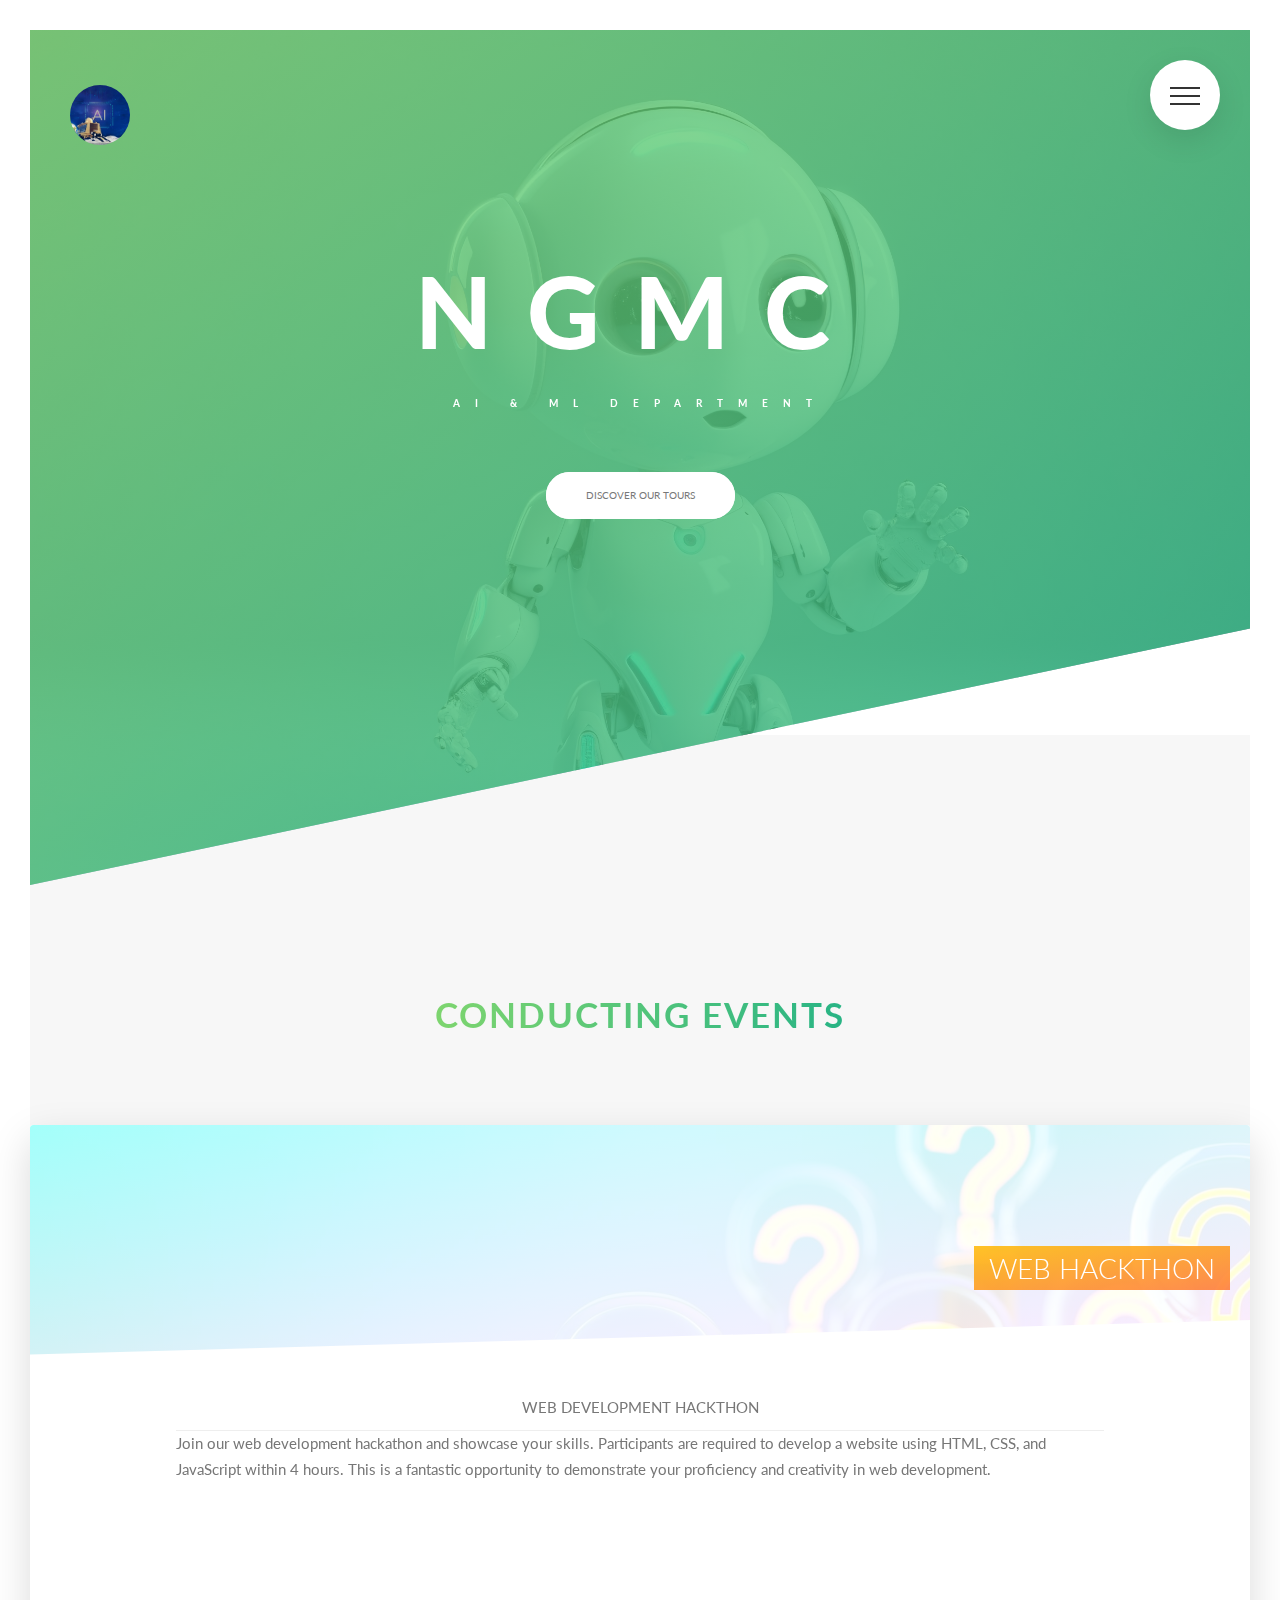
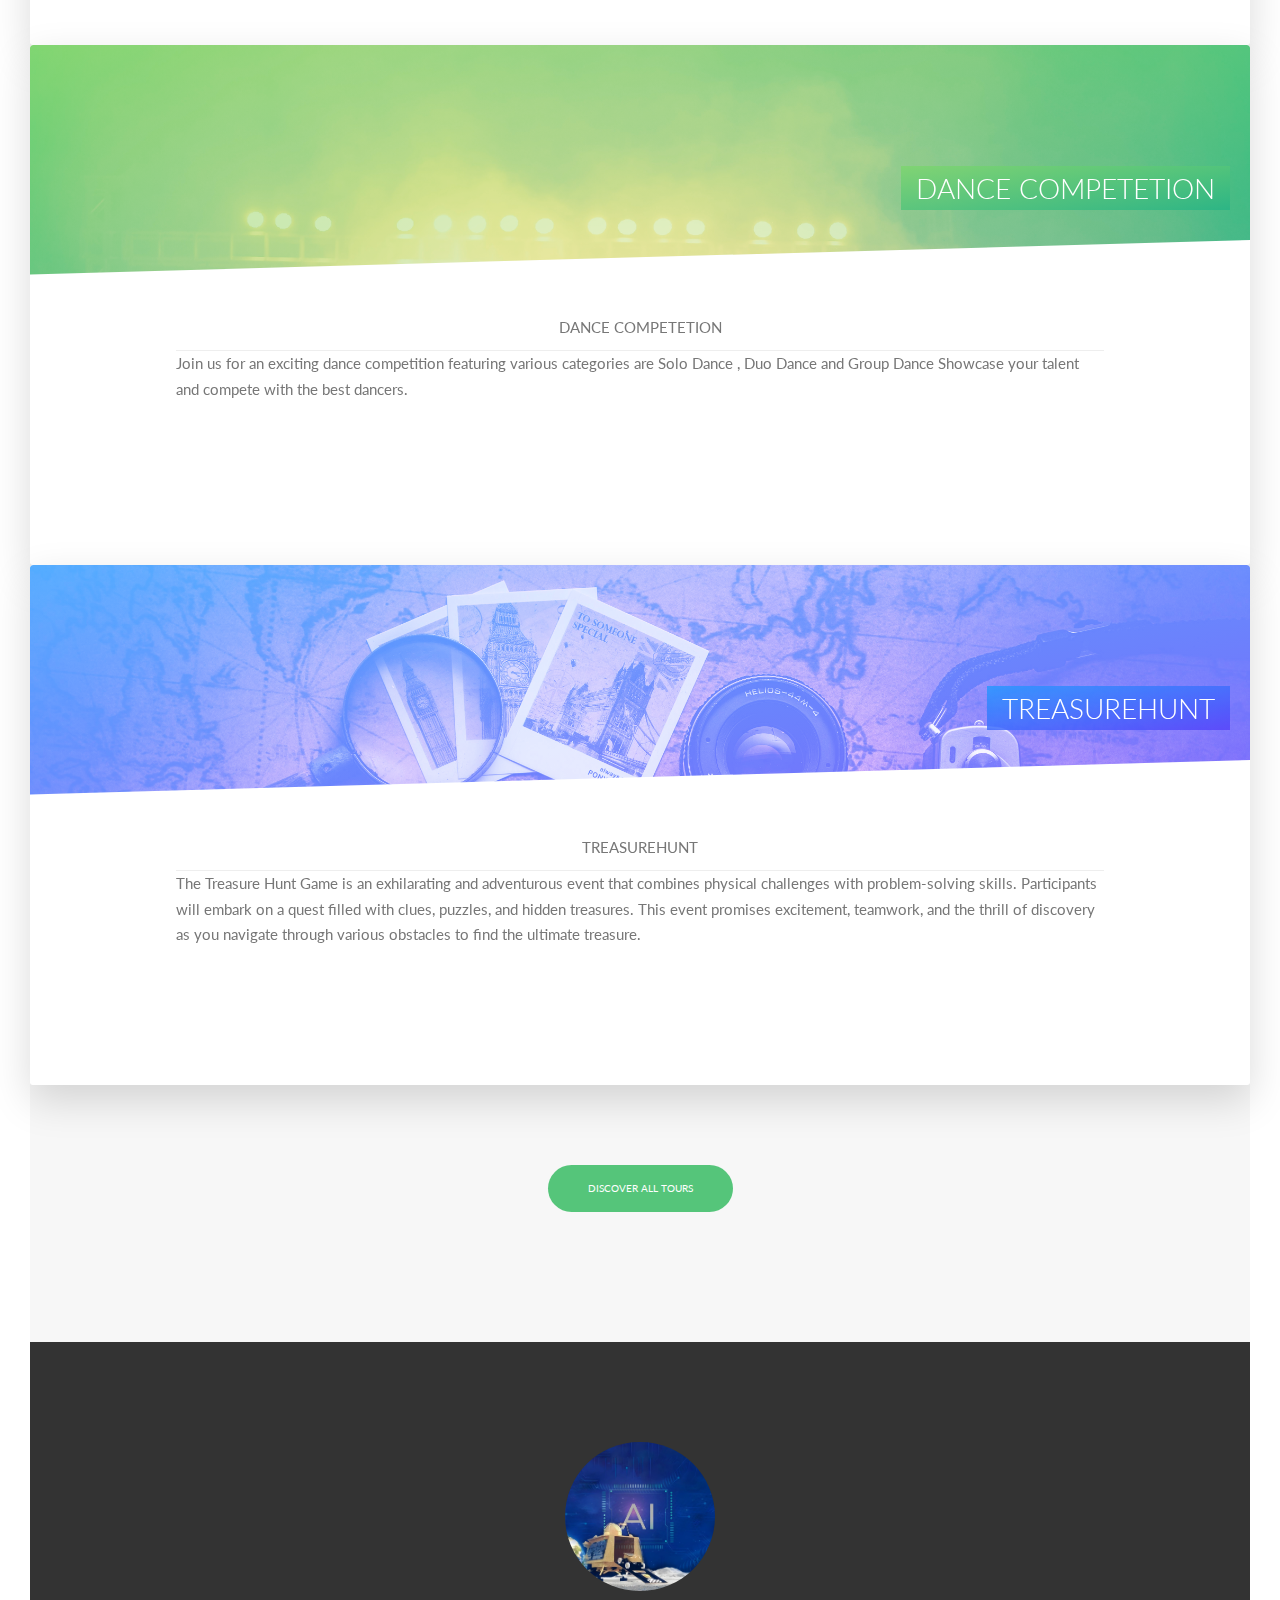
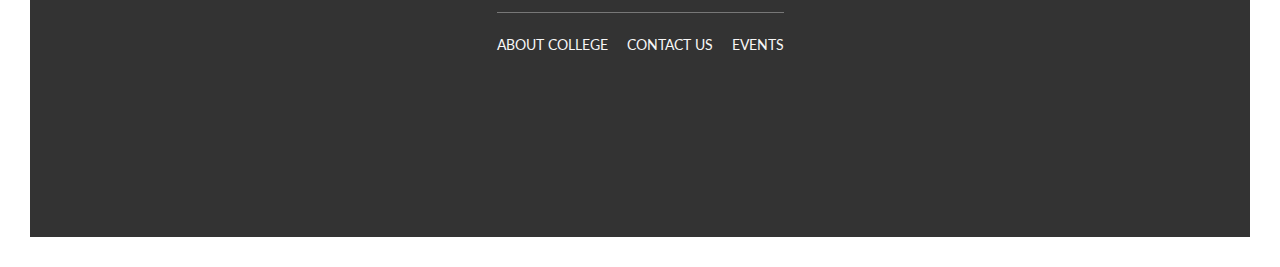
<file: index.html>
<!DOCTYPE html>
<html lang="en">
<head>
  <meta charset="UTF-8">
  <meta name="viewport" content="width=device-width, initial-scale=1.0">
  <title>NGMC</title>
<link rel="stylesheet" href="index.css">
</head>
<body>
  <div class="navigation">
    <input type="checkbox" class="navigation__checkbox" id="navi-toggle">
    <label for="navi-toggle" class="navigation__button">
      <span class="navigation__icon">&nbsp;</span>
    </label>
    <div class="navigation__background">&nbsp;</div>
    <nav class="navigation__nav">
      <ul class="navigation__list">
        <li class="navigation__item"><a href="https://www.ngmc.org/" class="navigation__link"><span></span>About College</a></li>
        <li class="navigation__item"><a href="main.html" class="navigation__link"><span></span>Events</a></li>
        <li class="navigation__item"><a href="register-page/register.html" class="navigation__link"><span></span>Register Now</a></li>
      
      </ul>
    </nav>
    
  </div>
  <header class="header">
    <div class="header__logo-box">
      <img src="imgs/logo.jpg" alt="logo" class="header__logo">
    </div>
    <div class="header__text-box">
      <h1 class="heading-primary">
        <span class="heading-primary--main">NGMC</span>
        <span class="heading-primary--sub">AI & ML DEPARTMENT</span>
      </h1>
  
      <a href="main.html" class="btn btn--white btn--animated">Discover our tours</a>
    </div>
  
  </header>
  

    
  
    <section class="section-tours" id="section-tours">
      <div class="u-center-text u-margin-bottom-big">
        <h2 class="heading-secondary">
        Conducting Events
        </h2>
      </div>
      <div class="container">
        <div class="row">
          <div class="four columns">
            <div class="card">
              <div class="card__side card__side--front">
                <div class="card__picture card__picture--1">
                  &nbsp;
                </div>
                <h4 class="card__heading">
                  <span class="card__heading-span card__heading-span--1">WEB HACKTHON</span>
                </h4>
                <div class="card__details">
                  <ul>
                    <li style="text-transform: uppercase;">WEB development HACKTHON</li>
                    <p style="font-size: 1.5em;">
                      Join our web development hackathon and showcase your skills. Participants are required to develop a website using HTML, 
            CSS, and JavaScript within 4 hours. This is a fantastic opportunity to demonstrate your proficiency and creativity in web
             development.
                    </p>
                  </ul>
                </div>
              </div>
              <div class="card__side card__side--back card__side--back-1">
                <div class="card__cta">
                  <div class="card__pice-box">
                    <p class="card__price-only" style="color: white;">Only</p>
                    <p class="card__price-value">₹50</p>
                  </div>
                  <a href="register-page/register.html" class="btn btn--white">Register Now</a>
                </div>
              </div>
            </div>
  
          </div>
  
          <div class="four columns">
            <div class="card">
              <div class="card__side card__side--front">
                <div class="card__picture card__picture--2">
                  &nbsp;
                </div>
                <h4 class="card__heading">
                  <span class="card__heading-span card__heading-span--2">DANCE COMPETETION</span>
                </h4>
                <div class="card__details">
                  <ul>
                    <li>DANCE COMPETETION</li>
                    <p style="font-size: 1.5em;">
                      Join us for an exciting dance competition featuring various categories are Solo Dance , Duo Dance and Group Dance
          Showcase your talent and compete with the best dancers.
                    </p>
                  </ul>
                </div>
              </div>
              <div class="card__side card__side--back card__side--back-2">
                <div class="card__cta">
                  <div class="card__pice-box">
                    <p class="card__price-only"style="color: white;">Only</p>
                    <p class="card__price-value">₹50</p>
                  </div>
                  <a href="register-page/register.html" class="btn btn--white">Register Now</a>
                </div>
              </div>
            </div>
          </div>
          <div class="four columns">
            <div class="card">
              <div class="card__side card__side--front">
                <div class="card__picture card__picture--3">
                  &nbsp;
                </div>
                <h4 class="card__heading">
                  <span class="card__heading-span card__heading-span--3">TREASUREHUNT</span>
                </h4>
                <div class="card__details">
                  <ul>
                    <li>TREASUREHUNT</li>
                    <p style="font-size: 1.5em;">
                      The Treasure Hunt Game is an exhilarating and adventurous event that combines physical challenges with problem-solving skills.
                      Participants will embark on a quest filled with clues, puzzles, and hidden treasures. This event promises excitement, teamwork, and the thrill of discovery as you navigate through various obstacles to find the ultimate treasure.</p>
          
                    </p>
                 <p></p>
                  </ul>
                </div>
              </div>
              <div class="card__side card__side--back card__side--back-3">
                <div class="card__cta">
                  <div class="card__pice-box">
                    <p class="card__price-only" style="color: white;">Only</p>
                    <p class="card__price-value">₹50</p>
                  </div>
                  <a href="register-page/register.html" class="btn btn--white">Register Now</a>
                </div>
              </div>
            </div>
          </div>
  
        </div>
        <div class="u-center-text u-margin-top">
          <a href="main.html" class="btn btn--green" style="color: white;">Discover all tours</a>
        </div>
      </div>
  
    </section>
  

  
  <footer class="footer">
    <div class="footer__logo-box">
      <img src="imgs/logo.jpg" alt="full logo" class="footer__logo" style="border-radius: 200px; margin-bottom:15px;">
      <container>
        <div class="row">
      <div class="six columns">
        <div class="footer__navigation">
          <ul class="footer__list">
            <li class="footer__item"><a href="https://www.ngmc.org/" class="footer__link">About College</a></li>
            <li class="footer__item"><a href="contact.html" class="footer__link">Contact Us</a></li>
            <li class="footer__item"><a href="main.html" class="footer__link">Events</a></li>
       
          </ul>
        </div>
      </div>
  
    
        </div>
      </container>
    </div>
  </footer>

</body>
</html>
</file>
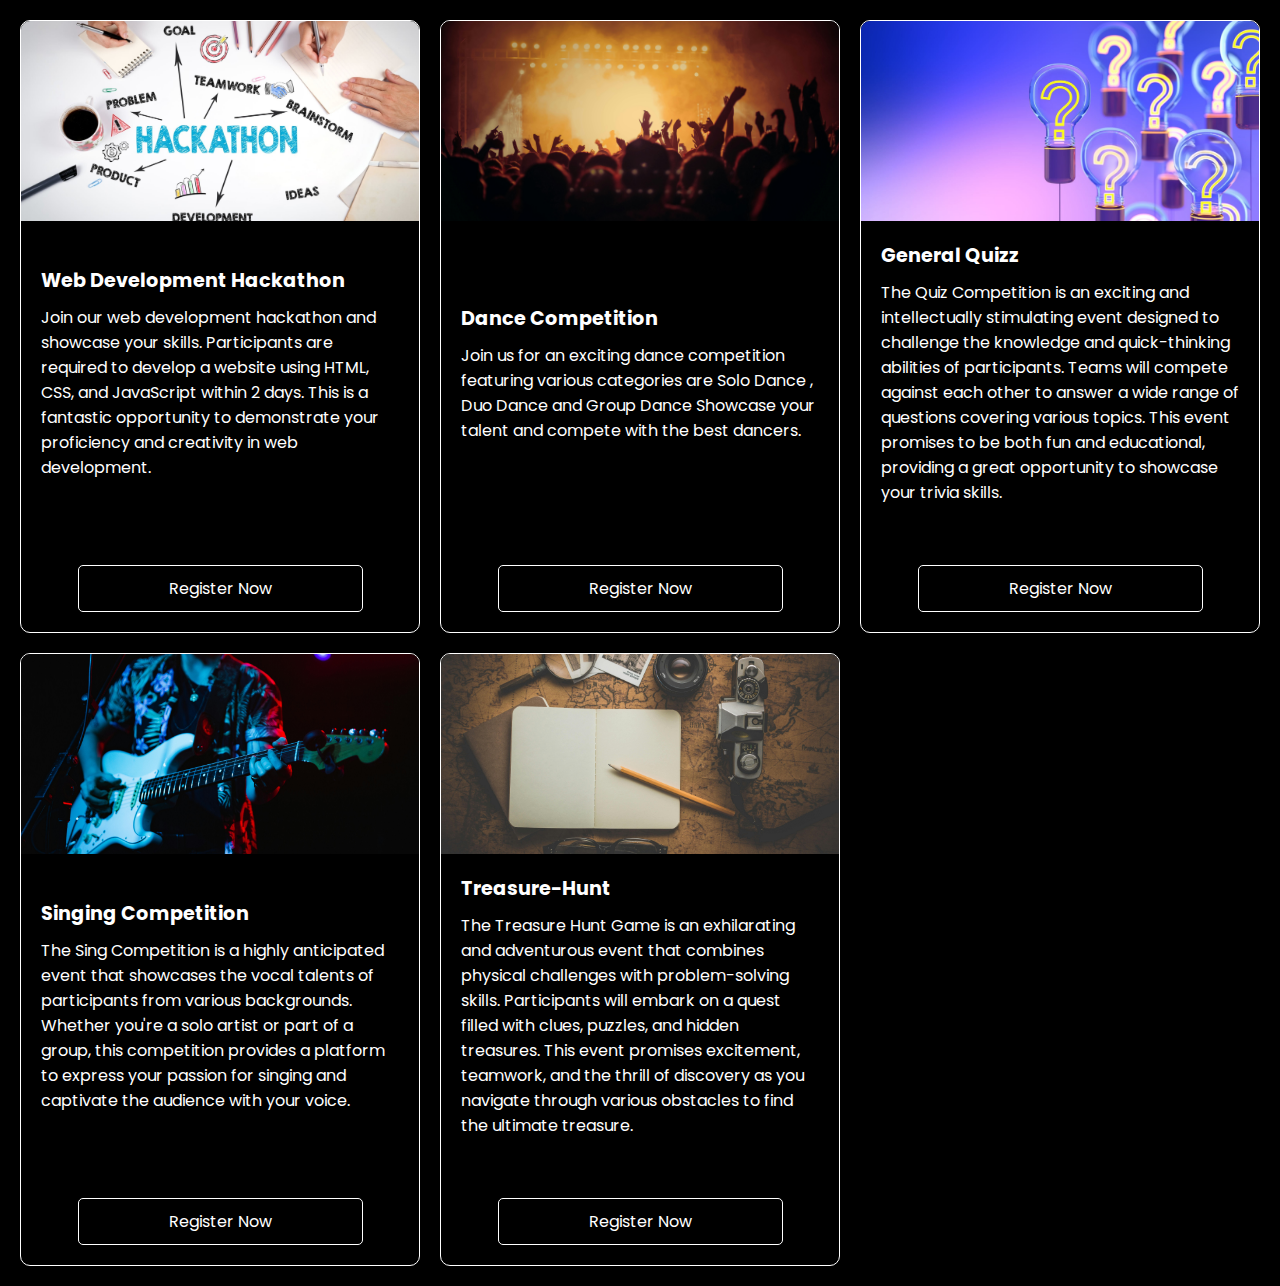
<file: main.html>
<!DOCTYPE html>
<html lang="en">
<head>
    <meta charset="UTF-8">
    <meta name="viewport" content="width=device-width, initial-scale=1.0">
    <title>NGMC AI&ML</title>
    <link rel="stylesheet" href="https://cdnjs.cloudflare.com/ajax/libs/font-awesome/5.15.3/css/all.min.css">
    <link rel="icon" href="imgs/logo.jpg" type="image/x-icon">

    <style>
        @import url("https://fonts.googleapis.com/css2?family=Poppins:wght@400;500&display=swap");

        * {
            margin: 0;
            padding: 0;
            box-sizing: border-box;
            font-family: "Poppins", sans-serif;
        }

        body {
            display: flex;
            justify-content: center;
            align-items: center;
            min-height: 100vh;
            background: #000000;
            padding: 20px;
        }

        .grid-container {
            display: grid;
            grid-template-columns: repeat(auto-fit, minmax(300px, 1fr));
            gap: 20px;
            width: 100%;
            max-width: 1800px;
        }

        .card {
            background: rgba(255, 255, 255, 0);
            border-radius: 10px;
            box-shadow: 0 4px 8px rgba(0, 0, 0, 0.1);
            overflow: hidden;
            display: flex;
            flex-direction: column;
            justify-content: space-between;
            border: 1px solid #ffffff;
          
        }

    
        .card img {
            width: 100%;
            height: 200px;
            object-fit: cover;
        
            transition: 1s ease-in-out;

        }

        .card img:hover {
            width: 100%;
            height: 250px;
            object-fit: cover;
         
        }

        .card-content {
            padding: 20px;
        }

        .card-content h3 {
            font-size: 1.2rem;
            margin-bottom: 10px;
            color: white;
        }

        .card-content p {
            font-size: 1rem;
            color: #ffffff;
            margin-bottom: 20px;
        }

        .card-buttons {
            display: flex;
            justify-content: center;
            padding: 20px;
        }

        .card-buttons a {
            padding: 10px 90px;
            border: none;
            border-radius: 5px;
            cursor: pointer;
            font-size: 1rem;
            transition:  1s ease-in-out;
            border: 1px solid #ffffff;
           
            color: white;
            text-decoration: none;
        }

        .card-buttons a:hover {
            background: #ffffff;
            color: black;
        }
    </style>
</head>
<body>
    <div class="grid-container">
        <!-- Repeat this container for 10 times with different titles, descriptions, and navigation links -->
        <div class="card">
            <img src="imgs/hk.jpg" alt="Image 1">
            <div class="card-content">
                <h3>Web Development Hackathon</h3>
                <p>Join our web development hackathon and showcase your skills. Participants are required to develop a website using HTML, 
                    CSS, and JavaScript within 2 days. This is a fantastic opportunity to demonstrate your proficiency and creativity in web
                     development.</p>
            </div>
            <div class="card-buttons">
                <a href="register-page/register.html">Register Now</a>
            </div>
        </div>
        <div class="card">
            <img src="imgs/dnc.jpg" alt="Image 2">
            <div class="card-content">
                <h3>Dance Competition</h3>
                <p>Join us for an exciting dance competition featuring various categories are Solo Dance , Duo Dance and Group Dance
                    Showcase your talent and compete with the best dancers.
                </p>
            </div>
            <div class="card-buttons">
                <a href="register-page/register.html">Register Now</a>
            </div>
        </div>
        <div class="card">
            <img src="imgs/qiz.jpg" alt="Image 3">
            <div class="card-content">
                <h3>General Quizz</h3>
                <p>The Quiz Competition is an exciting and intellectually stimulating event designed to challenge the knowledge and quick-thinking abilities of participants. 
                    Teams will compete against each other to answer a wide range of questions covering various topics. This event promises to be both fun and educational, providing a great opportunity to showcase your trivia skills.</p>
            </div>
            <div class="card-buttons">
                <a href="register-page/register.html">Register Now</a>
            </div>
        </div>
        <div class="card">
            <img src="imgs/sing.jpg"alt="Image 4">
            <div class="card-content">
                <h3>Singing Competition</h3>
                <p>The Sing Competition is a highly anticipated event that showcases the vocal talents of participants from various backgrounds. Whether you're a solo artist or
                     part of a group, this competition provides a platform to express your passion for singing and captivate the audience with your voice.</p>
            </div>
            <div class="card-buttons">
                <a href="register-page/register.html">Register Now</a>
            </div>
        </div>
        <div class="card">
            <img src="imgs/tre.jpg" alt="Image 5">
            <div class="card-content">
                <h3>Treasure-Hunt</h3>
                <p>The Treasure Hunt Game is an exhilarating and adventurous event that combines physical challenges with problem-solving skills.
                     Participants will embark on a quest filled with clues, puzzles, and hidden treasures. This event promises excitement, teamwork, and the thrill of discovery as you navigate through various obstacles to find the ultimate treasure.</p>
            </div>
            <div class="card-buttons">
                <a href="register-page/register.html">Register Now</a>
            </div>
        </div>
     
        <!-- Repeat ends -->
    </div>
</body>
</html>
</file>
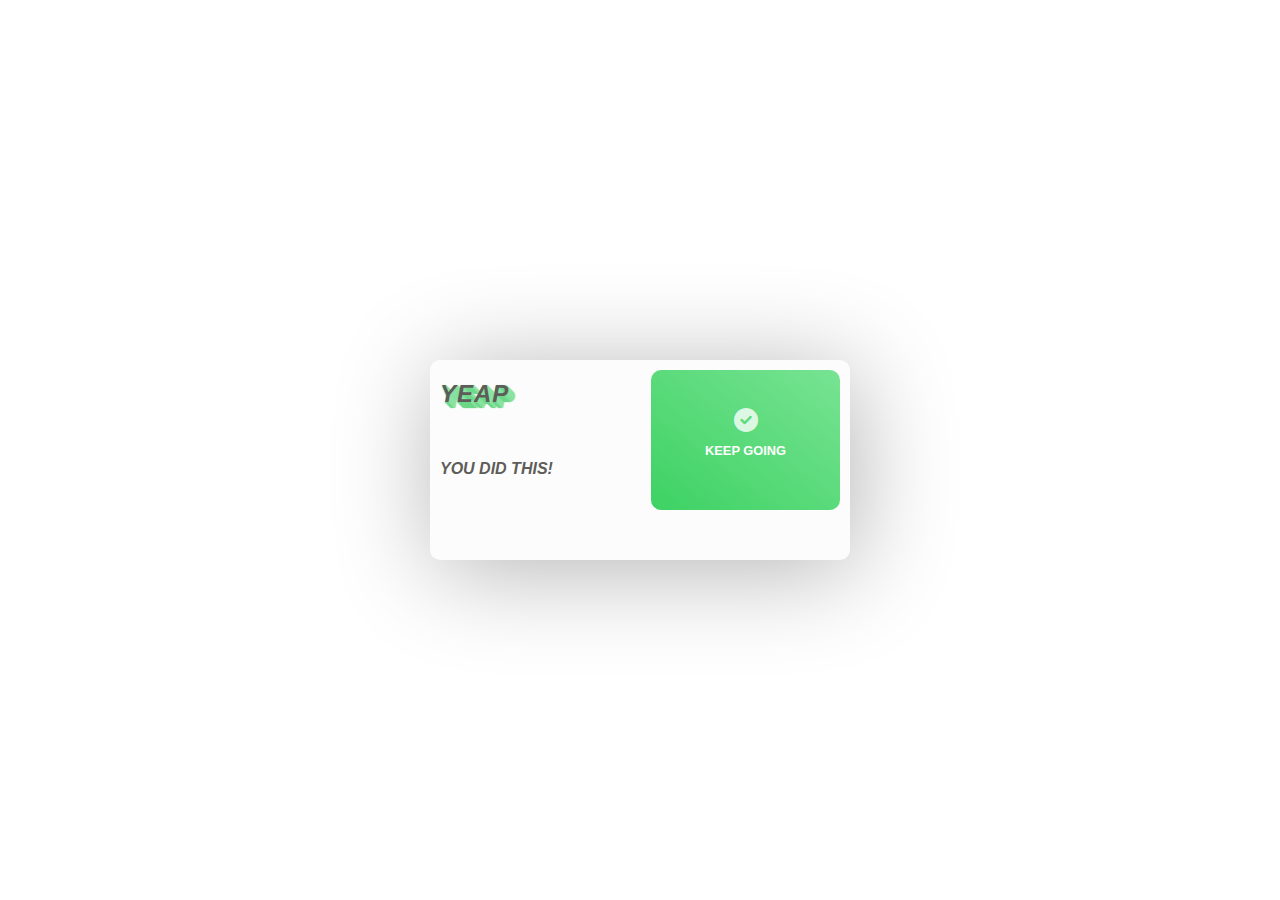
<file: success.html>
<!DOCTYPE html>
<html lang="en">
<head>
    <meta charset="UTF-8">
    <meta name="viewport" content="width=device-width, initial-scale=1.0">
    <title>Document</title>
    <link rel="stylesheet" href="https://cdnjs.cloudflare.com/ajax/libs/font-awesome/6.0.0-beta3/css/all.min.css">

    <style>
        body {
            display: flex;
            flex-direction: column;
            justify-content: center;
            align-items: center;
            background-color: #ffffff;
            margin: 0;
            padding: 0;
            height: 100vh;
        }

        .card {
            height: 180px;
            width: 90%;
            max-width: 400px;
            border-radius: 10px;
            background: #fdfcfd;
            box-shadow: 5px 10px 100px rgba(0, 0, 0, 0.3);
            position: relative;
            margin-top: 20px;
            padding: 10px;
        }

        .inner-card {
            background: linear-gradient(to left bottom, #78e393, #3dd263);
            height: 120px;
            color: rgba(255, 255, 255, 0.8);
            font-family: sans-serif;
            text-align: center;
            font-weight: 200;
            width: 45%;
            position: absolute;
            right: 10px;
            top: 10px;
            border-radius: 10px;
            padding-top: 20px;
        }

        .inner-card-2 {
            background: linear-gradient(to left bottom, #e27777, #ef5656);
        }

        .fa-check-circle, .fa-redo {
            font-size: 1.5em;
            color: rgba(255, 255, 255, 0.8);
        }

        h1, h4 {
            text-shadow: 1px 0px 1px #8fe4a5, 0px 1px 1px #66d483, 2px 1px 1px #8fe4a5, 1px 2px 1px #66d483, 3px 2px 1px #8fe4a5, 2px 3px 1px #66d483, 4px 3px 1px #8fe4a5, 3px 4px 1px #66d483, 5px 4px 1px #8fe4a5, 4px 5px 1px #66d483, 6px 5px 1px #8fe4a5, 5px 6px 1px #66d483, 7px 6px 1px #8fe4a5, 2px 2px 2px rgba(206, 89, 55, 0);
            position: absolute;
            letter-spacing: 1px;
            font-size: 1.5em;
            margin-top: 10px;
            color: #5e5d59;
            left: 10px;
            font-family: sans-serif;
        }

        h2 {
            margin-top: 90px;
            position: absolute;
            color: #5e5d59;
            font-family: sans-serif;
            font-size: 1em;
            left: 10px;
        }

        h4 {
            text-shadow: 1px 0px 1px #e27776, 0px 1px 1px #e27776, 2px 1px 1px #e27776, 1px 2px 1px #e27776, 3px 2px 1px #e27776, 2px 3px 1px #e27776, 4px 3px 1px #e27776, 3px 4px 1px #e27776, 5px 4px 1px #e27776, 4px 5px 1px #e27776, 6px 5px 1px #e27776, 5px 6px 1px #e27776, 7px 6px 1px #e27776, 2px 2px 2px rgba(206, 89, 55, 0);
            margin-top: 10px;
        }

        .inner-card h3 {
            color: #ffffff;
            font-size: 0.8em;
            margin-top: 10px;
        }

        @media (max-width: 600px) {
            .card {
                width: 90%;
                height: 160px;
            }

            .inner-card {
                height: 130px;
                width: 40%;
                right: 9px;
                top: 20px;
                padding-top: 10px;
                text-align: center;
                font-size: 1.3em;
            }

            h1, h4 {
                font-size: 3.2em;
                margin-top: 50px;
            }

            h2 {
                margin-top: 120px;
                left: 20px;
            }
        }

        .atag{
            text-decoration: none;
        }
    </style>
</head>
<body>
    <div class="card">
        <h1><i>YEAP</i></h1>
        <h2><em>YOU DID THIS!</em></h2>
        <div class="inner-card"><br>
            <i class="fa fa-check-circle"></i>
            <h3>KEEP GOING</h3>
        </div>
    </div>
   
    </div>
</body>
</html>
</file>
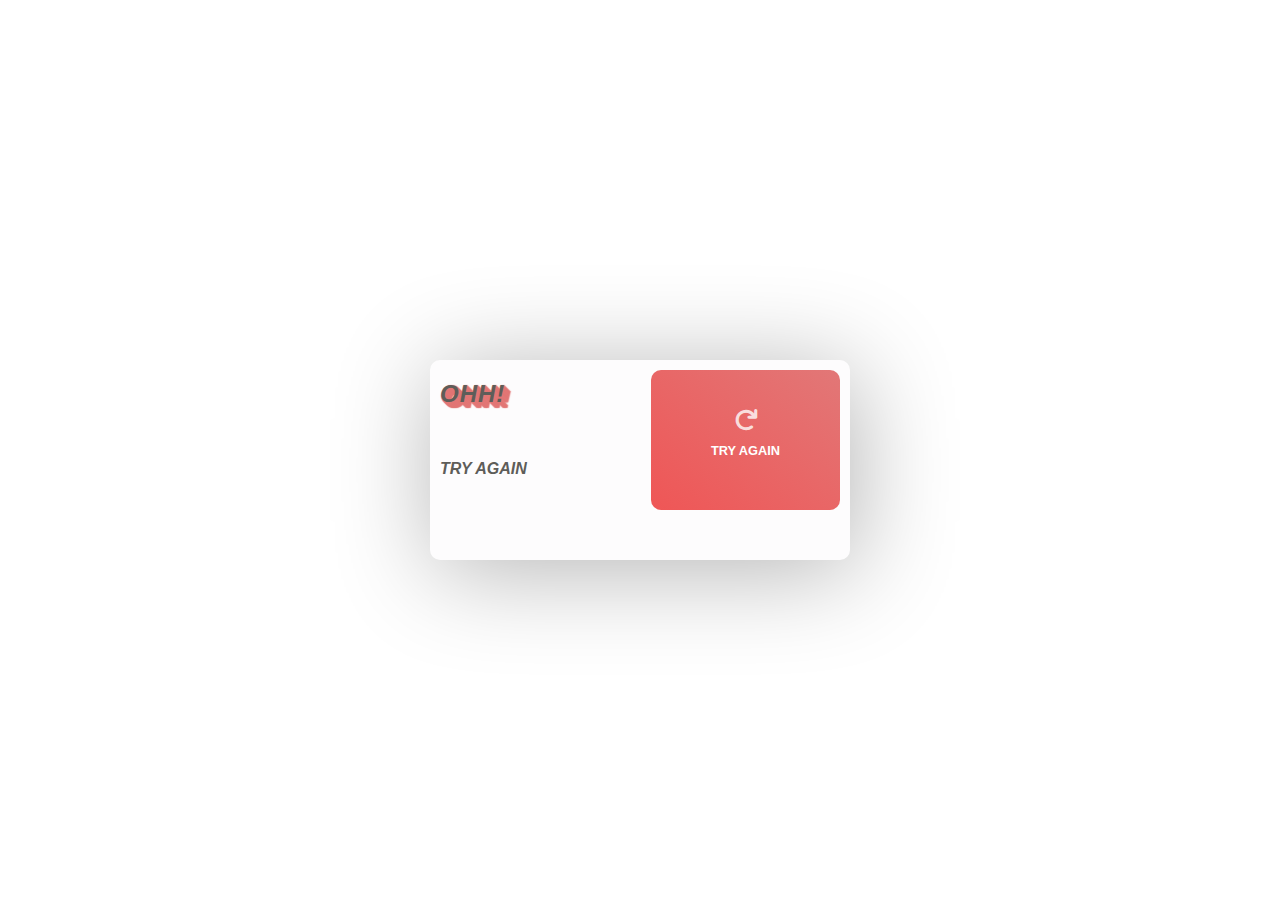
<file: un-success.html>
<!DOCTYPE html>
<html lang="en">
<head>
    <meta charset="UTF-8">
    <meta name="viewport" content="width=device-width, initial-scale=1.0">
    <title>Document</title>
    <link rel="stylesheet" href="https://cdnjs.cloudflare.com/ajax/libs/font-awesome/6.0.0-beta3/css/all.min.css">

    <style>
        body {
            display: flex;
            flex-direction: column;
            justify-content: center;
            align-items: center;
            background-color: #ffffff;
            margin: 0;
            padding: 0;
            height: 100vh;
        }

        .card {
            height: 180px;
            width: 90%;
            max-width: 400px;
            border-radius: 10px;
            background: #fdfcfd;
            box-shadow: 5px 10px 100px rgba(0, 0, 0, 0.3);
            position: relative;
            margin-top: 20px;
            padding: 10px;
        }

        .inner-card {
            background: linear-gradient(to left bottom, #78e393, #3dd263);
            height: 120px;
            color: rgba(255, 255, 255, 0.8);
            font-family: sans-serif;
            text-align: center;
            font-weight: 200;
            width: 45%;
            position: absolute;
            right: 10px;
            top: 10px;
            border-radius: 10px;
            padding-top: 20px;
        }

        .inner-card-2 {
            background: linear-gradient(to left bottom, #e27777, #ef5656);
        }

        .fa-check-circle, .fa-redo {
            font-size: 1.5em;
            color: rgba(255, 255, 255, 0.8);
        }

        h1, h4 {
            text-shadow: 1px 0px 1px #8fe4a5, 0px 1px 1px #66d483, 2px 1px 1px #8fe4a5, 1px 2px 1px #66d483, 3px 2px 1px #8fe4a5, 2px 3px 1px #66d483, 4px 3px 1px #8fe4a5, 3px 4px 1px #66d483, 5px 4px 1px #8fe4a5, 4px 5px 1px #66d483, 6px 5px 1px #8fe4a5, 5px 6px 1px #66d483, 7px 6px 1px #8fe4a5, 2px 2px 2px rgba(206, 89, 55, 0);
            position: absolute;
            letter-spacing: 1px;
            font-size: 1.5em;
            margin-top: 10px;
            color: #5e5d59;
            left: 10px;
            font-family: sans-serif;
        }

        h2 {
            margin-top: 90px;
            position: absolute;
            color: #5e5d59;
            font-family: sans-serif;
            font-size: 1em;
            left: 10px;
        }

        h4 {
            text-shadow: 1px 0px 1px #e27776, 0px 1px 1px #e27776, 2px 1px 1px #e27776, 1px 2px 1px #e27776, 3px 2px 1px #e27776, 2px 3px 1px #e27776, 4px 3px 1px #e27776, 3px 4px 1px #e27776, 5px 4px 1px #e27776, 4px 5px 1px #e27776, 6px 5px 1px #e27776, 5px 6px 1px #e27776, 7px 6px 1px #e27776, 2px 2px 2px rgba(206, 89, 55, 0);
            margin-top: 10px;
        }

        .inner-card h3 {
            color: #ffffff;
            font-size: 0.8em;
            margin-top: 10px;
        }

        @media (max-width: 600px) {
            .card {
                width: 90%;
                height: 160px;
            }

            .inner-card {
                height: 130px;
                width: 40%;
                right: 9px;
                top: 20px;
                padding-top: 10px;
                text-align: center;
                font-size: 1.3em;
            }

            h1, h4 {
                font-size: 3.2em;
                margin-top: 50px;
            }

            h2 {
                margin-top: 120px;
                left: 20px;
            }
        }

        .atag{
            text-decoration: none;
        }
    </style>
</head>
<body>
    
    <div class="card">
        <h4><i>OHH!</i></h4>
        <h2><em>TRY AGAIN</em></h2>
        <div class="inner-card inner-card-2"><br>
            <a href="/main.html" class="atag">
            <i class="fa fa-redo"></i>
            <h3>TRY AGAIN</h3>
        </a>
        </div>
    </div>
</body>
</html>
</file>
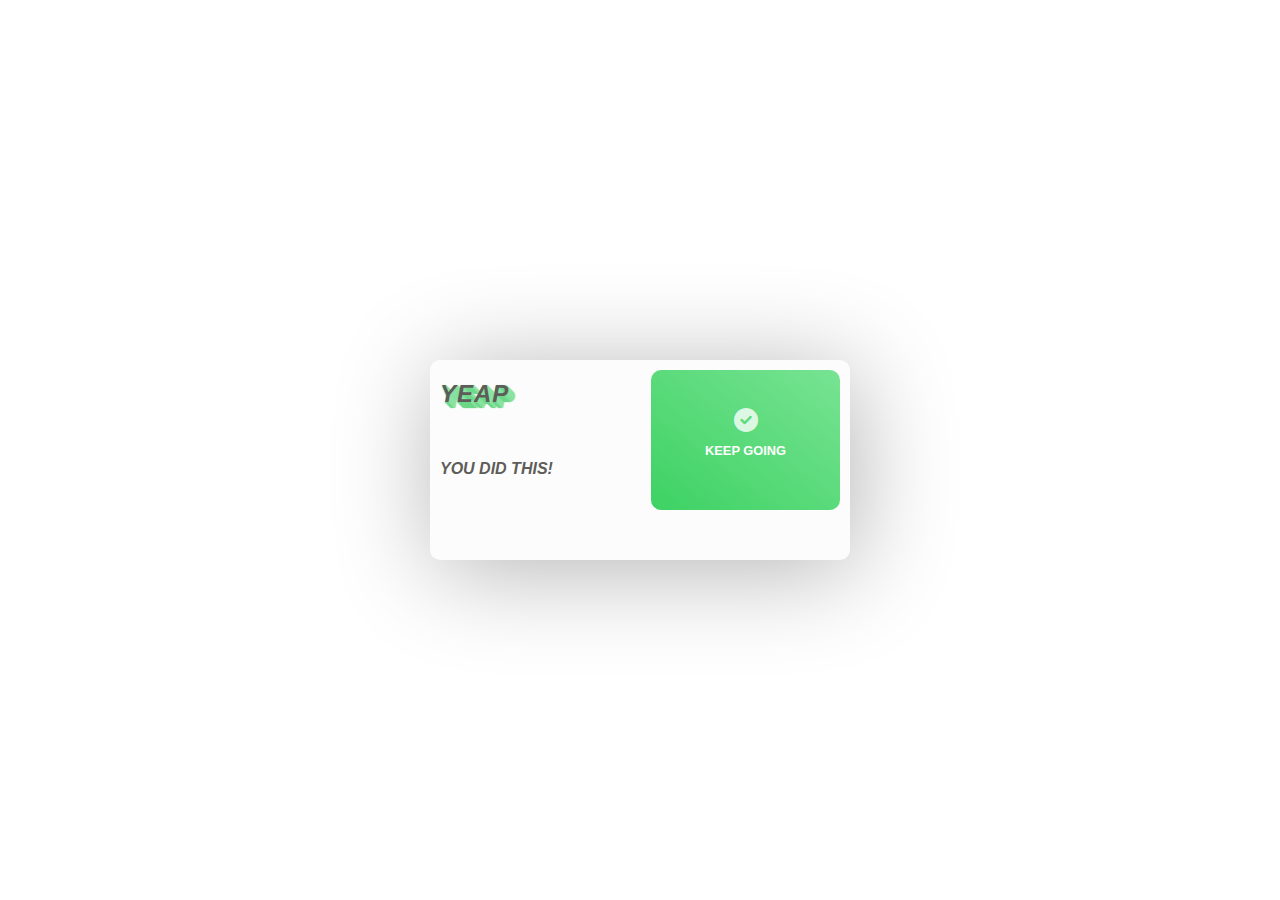
<file: register-page/success.html>
<!DOCTYPE html>
<html lang="en">
<head>
    <meta charset="UTF-8">
    <meta name="viewport" content="width=device-width, initial-scale=1.0">
    <title>Document</title>
    <link rel="stylesheet" href="https://cdnjs.cloudflare.com/ajax/libs/font-awesome/6.0.0-beta3/css/all.min.css">

    <style>
        body {
            display: flex;
            flex-direction: column;
            justify-content: center;
            align-items: center;
            background-color: #ffffff;
            margin: 0;
            padding: 0;
            height: 100vh;
        }

        .card {
            height: 180px;
            width: 90%;
            max-width: 400px;
            border-radius: 10px;
            background: #fdfcfd;
            box-shadow: 5px 10px 100px rgba(0, 0, 0, 0.3);
            position: relative;
            margin-top: 20px;
            padding: 10px;
        }

        .inner-card {
            background: linear-gradient(to left bottom, #78e393, #3dd263);
            height: 120px;
            color: rgba(255, 255, 255, 0.8);
            font-family: sans-serif;
            text-align: center;
            font-weight: 200;
            width: 45%;
            position: absolute;
            right: 10px;
            top: 10px;
            border-radius: 10px;
            padding-top: 20px;
        }

        .inner-card-2 {
            background: linear-gradient(to left bottom, #e27777, #ef5656);
        }

        .fa-check-circle, .fa-redo {
            font-size: 1.5em;
            color: rgba(255, 255, 255, 0.8);
        }

        h1, h4 {
            text-shadow: 1px 0px 1px #8fe4a5, 0px 1px 1px #66d483, 2px 1px 1px #8fe4a5, 1px 2px 1px #66d483, 3px 2px 1px #8fe4a5, 2px 3px 1px #66d483, 4px 3px 1px #8fe4a5, 3px 4px 1px #66d483, 5px 4px 1px #8fe4a5, 4px 5px 1px #66d483, 6px 5px 1px #8fe4a5, 5px 6px 1px #66d483, 7px 6px 1px #8fe4a5, 2px 2px 2px rgba(206, 89, 55, 0);
            position: absolute;
            letter-spacing: 1px;
            font-size: 1.5em;
            margin-top: 10px;
            color: #5e5d59;
            left: 10px;
            font-family: sans-serif;
        }

        h2 {
            margin-top: 90px;
            position: absolute;
            color: #5e5d59;
            font-family: sans-serif;
            font-size: 1em;
            left: 10px;
        }

        h4 {
            text-shadow: 1px 0px 1px #e27776, 0px 1px 1px #e27776, 2px 1px 1px #e27776, 1px 2px 1px #e27776, 3px 2px 1px #e27776, 2px 3px 1px #e27776, 4px 3px 1px #e27776, 3px 4px 1px #e27776, 5px 4px 1px #e27776, 4px 5px 1px #e27776, 6px 5px 1px #e27776, 5px 6px 1px #e27776, 7px 6px 1px #e27776, 2px 2px 2px rgba(206, 89, 55, 0);
            margin-top: 10px;
        }

        .inner-card h3 {
            color: #ffffff;
            font-size: 0.8em;
            margin-top: 10px;
        }

        @media (max-width: 600px) {
            .card {
                width: 90%;
                height: 160px;
            }

            .inner-card {
                height: 130px;
                width: 40%;
                right: 9px;
                top: 20px;
                padding-top: 10px;
                text-align: center;
                font-size: 1.3em;
            }

            h1, h4 {
                font-size: 3.2em;
                margin-top: 50px;
            }

            h2 {
                margin-top: 120px;
                left: 20px;
            }
        }

        .atag{
            text-decoration: none;
        }
    </style>
</head>
<body>
    <div class="card">
        <h1><i>YEAP</i></h1>
        <h2><em>YOU DID THIS!</em></h2>
        <div class="inner-card"><br>
            <i class="fa fa-check-circle"></i>
            <h3>KEEP GOING</h3>
        </div>
    </div>
   
    </div>
</body>
</html>
</file>
<file: index.css>
/* 1em = 16px*/
/* 

$breakpoint arugment choices : 
-phone - 
-tab-port 
-tab-land-
big-desktop 

order: Base + Typography > general layout + grid > page laout  > comonents 

0- 600px:    phone
600-900px:   Tablet portrait
900px-1200px:Tablet Landscape
1200px-1800px: normal style apply
1800px - + : big desktop
*/
/*************VARIABLES*********************/
/***********************************/
/*************font*********************/
/***********************************/
@import url("https://fonts.googleapis.com/css?family=Lato:300,400,400i,700,900");
/************************************/
/***********************************/
/*************Normalize*********************/
/*******************************************/
*,
*::after,
*::before {
  margin: 0;
  padding: 0;
  box-sizing: inherit;
}

html {
  font-size: 62.5%;
}
@media (max-width: 75em) {
  html {
    font-size: 56.25%;
  }
}
@media (max-width: 56.25em) {
  html {
    font-size: 50%;
  }
}
@media (min-width: 112.5em) {
  html {
    font-size: 75%;
  }
}

body {
  font-family: "Lato", sans-serif;
  font-weight: 400;
  /*font-size: 16px;*/
  line-height: 1.7;
  color: #777;
  padding: 3rem;
  box-sizing: border-box;
}
@media (max-width: 56.25em) {
  body {
    padding: 0;
  }
}

/************************************/
/***********************************/
/************HEADER********************/
/***********************************/
.header {
  height: 95vh;
  background-image: linear-gradient(to right bottom, rgba(126, 213, 111, 0.8), rgba(40, 180, 133, 0.8)), url(bg.jpg);
  background-size: cover;
  background-position: bottom;
  position: relative;
  -webkit-clip-path: polygon(0 0, 100% 0, 100% 70%, 0 100%);
  clip-path: polygon(0 0, 100% 0, 100% 70%, 0% 100%);
}
.header__logo-box {
  position: absolute;
  top: 4rem;
  left: 4rem;
  margin-top: 15px;
}
.header__logo {
  height: 3.5rem;
  width: 60px;
  height: 60px;
  border-radius: 100px;
}
.header__text-box {
  position: absolute;
  top: 40%;
  left: 50%;
  transform: translate(-50%, -50%);
  text-align: center;
}

.heading-primary {
  color: #fff;
  text-transform: uppercase;
  backface-visibility: hidden;
  margin-bottom: 6rem;
}
.heading-primary--main {
  display: block;
  font-size: 10rem;
  font-weight: 1000;
  letter-spacing: 3.5rem;
  animation-name: moveInLeft;
  animation-duration: 1s;
  animation-timing-function: ease-out;
  /*
  animation-delay: 3s;
  animation-iteration-count: 2;
  */
}
@media (max-width: 37.5em) {
  .heading-primary--main {
    letter-spacing: 1rem;
    font-size: 6rem;
  }
}
.heading-primary--sub {
  display: block;
  font-size: 1rem;
  font-weight: 700;
  letter-spacing: 1.5rem;
  animation: moveInRight 1s ease-out;
}
@media (max-width: 37.5em) {
  .heading-primary--sub {
    letter-spacing: 0.5em;
  }
}

/*************mixin*********************/
/***********************************/
/*************KEYFRAMS*********************/
/***********************************/
@keyframes moveInLeft {
  0% {
    opacity: 0;
    transform: translateX(-10rem);
  }
  80% {
    transform: translateX(2rem);
  }
  100% {
    opacity: 1;
    transform: translate(0);
  }
}
@keyframes moveInRight {
  0% {
    opacity: 0;
    transform: translateX(10rem);
  }
  80% {
    transform: translateX(-1rem);
  }
  100% {
    opacity: 1;
    transform: translate(0);
  }
}
@keyframes moveInBottom {
  0% {
    opacity: 0;
    transform: translateY(3rem);
  }
  100% {
    opacity: 1;
    transform: translate(0);
  }
}
/************************************/
/***********************************/
/************BTN*******************/
/***********************************/
.btn, .btn:link, .btn:visited {
  text-transform: uppercase;
  text-decoration: none;
  padding: 1.5rem 4rem;
  display: inline-block;
  border-radius: 10rem;
  transition: all 0.2s;
  position: relative;
  border: none;
  cursor: pointer;
}
.btn:hover {
  transform: translateY(-3px);
  box-shadow: 0 1rem 2rem rgba(0, 0, 0, 0.2);
}
.btn:hover::after {
  transform: scaleX(1.4) scaleY(1.6);
  opacity: 0;
}
.btn:active, .btn:focus {
  outline: none;
  transform: translateY(-1px);
  box-shadow: 0 0.5rem 1rem rgba(0, 0, 0, 0.2);
}
.btn--white {
  background-color: #fff;
  color: #777;
}
.btn--white::after {
  background-color: #fff;
}
.btn--green {
  background-color: #55c57a;
  color: #777;
}
.btn--green::after {
  background-color: #55c57a;
}
.btn::after {
  content: "";
  display: inline-block;
  height: 100%;
  width: 100%;
  border-radius: 10rem;
  position: absolute;
  top: 0;
  left: 0;
  z-index: -1;
  transition: all 0.4s;
}
.btn--animated {
  animation: moveInBottom 0.5s ease-out 0.75s;
  animation-fill-mode: backwards;
}

.btn-text:link, .btn-text:visited {
  font-size: 1.6rem;
  color: #55c57a;
  display: inline-block;
  text-decoration: none;
  border-bottom: 1px solid #55c57a;
  padding: 3px;
  transition: all 0.2s;
}
.btn-text:hover {
  background-color: #55c57a;
  color: #fff;
  box-shadow: 0 1rem 2rem rgba(0, 0, 0, 0.15);
  transform: translateY(-2px);
}
.btn-text:active {
  box-shadow: 0 0.5rem 1rem rgba(0, 0, 0, 0.15);
  transform: translateY(0);
}

/************ABOUT SECTION******************/
/***********************************/
.section-about {
  background-color: #f7f7f7;
  padding: 25rem 0;
  margin-top: -30vh;
}

/************************************/
/***********************************/
.heading-secondary {
  font-size: 3.5rem;
  text-transform: uppercase;
  font-weight: 700;
  display: inline-block;
  background-image: linear-gradient(to right, #7ed56f, #28b485);
  -webkit-background-clip: text;
  color: transparent;
  transition: all 0.2s;
  letter-spacing: 2px;
}
@media (max-width: 37.5em) {
  .heading-secondary {
    font-size: 2.5m;
  }
}
.heading-secondary:hover {
  transform: skewY(2deg) skewX(15deg) scale(1.1);
  text-shadow: 0.5rem 1rem 2rem rgba(0, 0, 0, 0.2);
}

/************ALIGENMENT & PADDING******************/
/***********************************/
.u-center-text {
  text-align: center !important;
}

.u-margin-bottom-small {
  margin-bottom: 1.5rem !important;
}

.u-margin-bottom-medium {
  margin-bottom: 4rem !important;
}

.u-margin-bottom-big {
  margin-bottom: 8rem !important;
}

.u-margin-top {
  margin-top: 8rem !important;
}

.u-margin-top-huge {
  margin-top: 10rem !important;
}

/*******************************************/
/***********************************/
.heading-tertiary {
  font-size: 1.6rem;
  font-weight: 700;
  text-transform: uppercase;
}

.paragraph {
  font-size: 1.6rem;
}
.paragraph:not(:last-child) {
  margin-bottom: 3rem;
}

.composition {
  position: relative;
}
.composition__photo {
  width: 55%;
  box-shadow: 0 1.5rem 40rem rgba(0, 0, 0, 0.4);
  border-radius: 2px;
  position: absolute;
  z-index: 10;
  transition: all 0.2s;
  outline-offset: 2rem;
}
.composition__photo--p1 {
  left: 0;
  top: -2rem;
}
.composition__photo--p2 {
  right: 0;
  top: 2rem;
}
.composition__photo--p3 {
  left: 20%;
  top: 10rem;
}
.composition__photo:hover {
  outline: 1.5rem solid #55c57a;
  transform: scale(1.05) translateY(-0.5rem);
  box-shadow: 0 2.5rem 4rem rgba(0, 0, 0, 0.5);
  z-index: 20;
}
.composition:hover .composition__photo:not(:hover) {
  transform: scale(0.95);
}

/*********Feature Section***********/
.section-features {
  margin-top: -10rem;
  padding: 20rem 0;
  background-image: linear-gradient(to right bottom, rgba(126, 213, 111, 0.8), rgba(40, 180, 133, 0.8)), url(https://res.cloudinary.com/dsidgjfin/image/upload/v1535317244/nat-4_hqseaf.jpg);
  background-size: cover;
  transform: skewY(-7deg);
}
.section-features > * {
  transform: skewY(7deg);
}

/***********************************/
/************Feature Box***************/
/***********************************/
.feature-box {
  background-color: rgba(255, 255, 255, 0.8);
  font-size: 1.5rem;
  padding: 2.5rem;
  text-align: center;
  border-radius: 3px;
  box-shadow: 0 1.5rem 4rem rgba(0, 0, 0, 0.15);
  transition: transform 0.3s;
}
.feature-box__icon {
  font-size: 6rem;
  margin-bottom: 3rem;
  display: inline-block;
  background-image: linear-gradient(to right, #7ed56f, #28b485);
  -webkit-background-clip: text;
  color: transparent;
}
.feature-box:hover {
  transform: translateY(-1.5rem) scale(1.3);
}
/************section-tours*************************/
/*****************/
.section-tours {
  background-color: #f7f7f7;
  padding: 25rem 0 13rem 0;
  margin-top: -15rem;
}

/***************Cards*********************/
.card {
  perspective: 150rem;
  -moz-perspective: 150rem;
  position: relative;
  height: 52rem;
}
.card__side {
  position: absolute;
  height: 52rem;
  width: 100%;
  top: 0;
  left: 0;
  transition: all 0.9s ease;
  backface-visibility: hidden;
  border-radius: 3px;
  overflow: hidden;
  box-shadow: 0 1.5rem 4rem rgba(0, 0, 0, 0.15);
}
.card__side--front {
  background-color: #fff;
}
.card__side--back {
  transform: rotateY(180deg);
}
.card__side--back-1 {
    background-image: linear-gradient(to left top, #9ffff161, #ffffff4c), url(imgs/qiz.jpg);
object-fit: contain;
object-position: start;

width: 100%;
}
.card__side--back-2 {
    background-image: linear-gradient(to right bottom, #9ffff123, #ffdfce5f), url(imgs/dnc.jpg);
    object-fit: cover;
    object-position: start;
    width: 100%;
}
.card__side--back-3 {
    background-image: linear-gradient(to right bottom, #9ffff13b, #ffdfce2f), url(imgs/tre.jpg);

}
.card:hover .card__side--front {
  transform: rotateY(-180deg);
}
.card:hover .card__side--back {
  transform: rotateY(0deg);
}
.card__picture {
  background-size: cover;
  height: 23rem;
  background-blend-mode: screen;
  -webkit-clip-path: polygon(0 0, 100% 0, 100% 85%, 0 100%);
  clip-path: polygon(0 0, 100% 0, 100% 85%, 0 100%);
  border-top-left-radius: 3px;
  border-top-right-radius: 3px;
}
.card__picture--1 {
  background-image: linear-gradient(to right bottom, #9ffff1, #ffdfce), url(imgs/qiz.jpg);
}
.card__picture--2 {
  background-image: linear-gradient(to right bottom, #7ed56f, #28b485), url(imgs/dnc.jpg);
}
.card__picture--3 {
  background-image: linear-gradient(to right bottom, #2998ff, #5643fa), url(imgs/tre.jpg);
}
.card__heading {
  color: #fff;
  position: absolute;
  top: 12rem;
  right: 2rem;
  text-align: right;
  font-size: 2.8rem;
  font-weight: 300;
  text-transform: uppercase;
  width: 75%;
}
.card__heading-span {
  padding: 0.5rem 1.5rem;
  box-decoration-break: clone;
}
.card__heading-span--1 {
  background-image: linear-gradient(to right bottom, rgba(255, 185, 0, 0.85), rgba(255, 119, 48, 0.85));
}
.card__heading-span--2 {
  background-image: linear-gradient(to right bottom, rgba(126, 213, 111, 0.85), rgba(40, 180, 133, 0.85));
}
.card__heading-span--3 {
  background-image: linear-gradient(to right bottom, rgba(41, 152, 255, 0.85), rgba(86, 67, 250, 0.85));
}
.card__details {
  padding: 3rem;
}
.card__details ul {
  list-style: none;
  width: 80%;
  margin: 0 auto;
}
.card__details ul li {
  text-align: center;
  font-size: 1.5rem;
  padding: 1rem;
}
.card__details ul li:not(:last-child) {
  border-bottom: 1px solid #eee;
}
.card__cta {
  position: absolute;
  top: 50%;
  left: 50%;
  transform: translate(-50%, -50%);
  width: 100%;
  text-align: center;
}
.card__price-box {
  text-align: center;
  color: white;
  margin-bottom: 8rem;
}
.card__price-only {
  font-size: 1.4rem;
  text-transform: uppercase;
}
.card__price-value {
  font-size: 6rem;
  font-weight: 1000;
  color: white;
}

/************section-storeis************************/
/***********************************/
.section-storeis {
  padding: 15rem 0;
  position: relative;
}

.story {
  width: 75%;
  margin: 0 auto;
  box-shadow: 0 3rem 6rem rgba(0, 0, 0, 0.1);
  background-color: rgba(255, 255, 255, 0.6);
  border-radius: 3px;
  padding: 6rem;
  padding-left: 9rem;
  font-size: 1.6rem;
  transform: skewX(-12deg);
}
.story > * {
  transform: skewX(12deg);
}

.shape {
  width: 15rem;
  height: 15rem;
  float: left;
 
  position: relative;
}

.story-img {
  height: 100%;
  transform: translateX(-4rem) scale(1.4);
  backface-visibility: hidden;
  transition: all 0.5s;
  object-fit:cover ;
  object-position: right;
  position: relative;
  left: 50px;
  top: 10px;
}

.story__text {
  transform: skewX(12deg);
}

.story-caption {
  position: absolute;
  top: 50%;
  left: 50%;
  transform: translate(-50%, 20%);
  text-transform: uppercase;
  font-size: 1.7rem;
  text-align: center;
  color: white;
  opacity: 0;
  transition: all 0.5s;
  backface-visibility: hidden;
}

.story-caption:hover {
  opacity: 1;
  transform: translate(-50%, -50%);
}

.story-img:hover {
  transform: translateX(-4rem) scale(1);
  filter: blur(3px) brightness(80%);
}

/************************************/
/**********bg-video******************/
.bg-video {
  position: absolute;
  top: 0;
  left: 0;
  height: 100%;
  width: 100%;
  z-index: -1;
  opacity: 0.45;
  overflow: hidden;
}
.bg-video__content {
  height: 100%;
  width: 100%;
  object-fit: cover;
}

/**************section-book*****************/
.section-book {
  padding: 15rem 0;
  background-image: linear-gradient(to right bottom, #7ed56f, #28b485);
}

.book {
  background-image: linear-gradient(105deg, rgba(255, 255, 255, 0.197) 0%, rgba(255, 255, 255, 0.197) 50%, transparent 50%), url(https://res.cloudinary.com/dsidgjfin/image/upload/v1535317245/nat-10_u6awls.jpg);
  background-size: cover;
  background-repeat: no-repeat;
  border-radius: 3px;
  box-shadow: 0 1.5rem 4rem rgba(0, 0, 0, 0.2);
  height: 50rem;
}
.book__form {
  width: 50%;
  padding: 6rem;
}

/************************************/
/************************************/
.form__group:not(:last-child) {
  margin-bottom: 2rem;
}
.form__input {
  font-size: 1.5rem;
  font-family: inherit;
  color: inherit;
  padding: 1.5rem 2rem;
  border-radius: 2px;
  background-color: rbga(#fff, 0.5);
  border: none;
  border-bottom: 3px solid transparent;
  width: 90%;
  display: block;
  transition: all 0.3s;
}
.form__input:focus {
  outline: none;
  box-shadow: 0 1rem 2rem rgba(0, 0, 0, 0.1);
  border-bottom: 3px solid #55c57a;
}
.form__input:focus:invalid {
  border-bottom: 3px solid #ff7730;
}
.form__input::-webkit-input-placeholder {
  color: #999;
}
.form__label {
  font-size: 1.2rem;
  font-weight: 700;
  margin-left: 2rem;
  margin-top: 0.7rem;
  display: block;
  transition: all 0.3s;
}
.form__input:placeholder-shown + .form__label {
  opacity: 0;
  visibility: hidden;
  transform: translateY(-4rem);
}
.form__radio-group {
  width: 49%;
  display: inline-block;
}
.form__radio-input {
  display: none !important;
}
.form__radio-label {
  font-size: 1.6rem;
  cursor: pointer;
  position: relative;
  padding-left: 4.5rem;
}
.form__radio-button {
  height: 3rem;
  width: 3rem;
  border: 5px solid #55c57a;
  border-radius: 50%;
  display: inline-block;
  position: absolute;
  left: 0;
  top: -0.4rem;
}
.form__radio-button::after {
  content: "";
  display: block;
  height: 1.3rem;
  width: 1.3rem;
  border-radius: 50%;
  position: absolute;
  top: 50%;
  left: 50%;
  transform: translate(-50%, -50%);
  background-color: #55c57a;
  opacity: 0;
  transition: opacity 0.2s;
}
.form__radio-input:checked ~ .form__radio-label .form__radio-button::after {
  opacity: 1;
}

/*************footer**************/
/***********************************/
.footer {
  background-color: #333;
  padding: 10rem 0;
  font-size: 1.4rem;
  color: #f7f7f7 !important;
}
.footer__logo-box {
  text-align: center;
  margin-bottom: 8rem;
}
.footer__logo {
  width: 15rem;
  height: auto;
}
.footer__navigation {
  border-top: 1px solid #777;
  padding-top: 2rem;
  display: inline-block;
}
.footer__list {
  list-style: none;
}
.footer__item {
  display: inline-block;
}
.footer__item:not(:last-child) {
  margin-right: 1.5rem;
}
.footer__link:link, .footer__link:visited {
  color: #f7f7f7 !important;
  background-color: #333;
  text-decoration: none;
  text-transform: uppercase;
  display: inline-block;
  transition: all 0.2s;
}
.footer__link:hover, .footer__link:active {
  color: #55c57a !important;
  text-decoration: none;
  box-shadow: 0 1rem 2rem rgba(0, 0, 0, 0) !important;
  transform: rotate(5deg) scale(1.3);
}
.footer__copyrights {
  border-top: 1px solid #777;
  padding-top: 2rem;
  width: 80%;
  text-align: justify;
}

/***********end footer**************/
/*************nav*********************/
/***********************************/
.navigation__checkbox {
  display: none !important;
}
.navigation__button {
  background: #fff;
  height: 7rem;
  width: 7rem;
  position: fixed;
  top: 6rem;
  right: 6rem;
  border-radius: 50%;
  z-index: 205000;
  box-shadow: 0 1rem 3rem rgba(0, 0, 0, 0.1);
  text-align: center;
  cursor: pointer;
}
.navigation__background {
  height: 6rem;
  width: 6rem;
  border-radius: 50%;
  position: fixed;
  top: 6.5rem;
  right: 6.5rem;
  background-image: radial-gradient(#7ed56f, #28b485);
  z-index: 10000;
  transition: transform 0.8s cubic-bezier(0.86, 0, 0.7, 1);
}
.navigation__nav {
  height: 100vh;
  position: fixed;
  top: 0;
  left: 0;
  z-index: 10500;
  opacity: 0;
  width: 0;
  transition: all 0.8s cubic-bezier(0.86, 0, 0.7, 1);
}
.navigation__list {
  position: absolute;
  width: 100%;
  top: 50%;
  left: 50%;
  transform: translate(-50%, -50%);
  list-style: none;
  text-align: center;
}
.navigation__item {
  margin: 1rem;
}
.navigation__link:link, .navigation__link:visited {
  display: inline-block;
  font-size: 3rem;
  font-weight: 300;
  padding: 1rem 2rem;
  color: #fff;
  text-decoration: none;
  text-transform: uppercase;
  background-image: linear-gradient(120deg, transparent 0%, transparent 50%, #fff 50%);
  background-size: 250%;
  transition: all 0.4s;
}
.navigation__link:link span, .navigation__link:visited span {
  margin-right: 1.5rem;
  display: inline-block;
}
.navigation__link:hover, .navigation__link:active {
  background-position: 100%;
  color: #55c57a;
  transform: translateX(2rem);
}
.navigation__checkbox:checked ~ .navigation__background {
  transform: scale(80);
}
.navigation__checkbox:checked ~ .navigation__nav {
  opacity: 1;
  width: 100%;
}
.navigation__icon {
  position: relative;
  margin-top: 3.5rem;
}
.navigation__icon, .navigation__icon::before, .navigation__icon::after {
  position: relative;
  width: 3rem;
  height: 2px;
  background-color: #333;
  display: inline-block;
}
.navigation__icon::before, .navigation__icon::after {
  content: "";
  position: absolute;
  left: 0;
  transition: all 0.2s;
}
.navigation__icon::before {
  top: -0.8rem;
}
.navigation__icon::after {
  top: 0.8rem;
}
.navigation__button:hover .navigation__icon::before {
  top: -1rem;
}
.navigation__button:hover .navigation__icon::after {
  top: 1rem;
}
.navigation__checkbox:checked + .navigation__button .navigation__icon {
  background-color: transparent;
}
.navigation__checkbox:checked + .navigation__button .navigation__icon::before {
  transform: rotate(135deg);
  top: 0;
}
.navigation__checkbox:checked + .navigation__button .navigation__icon::after {
  transform: rotate(-135deg);
  top: 0;
}

/************End nav******************/
/***********************************/
/*************popup*********************/
/***********************************/
.popup {
  height: 100vh;
  width: 100%;
  position: fixed;
  top: 0;
  left: 0;
  background-color: rgba(0, 0, 0, 0.8);
  z-index: 1677727;
  opacity: 0;
  visibility: hidden;
  transition: all 0.3s;
}
.popup:target {
  opacity: 1;
  visibility: visible;
}
.popup:target .popup__content {
  opacity: 1;
  transform: translate(-50%, -50%) scale(1);
}
.popup__close:link, .popup__close:visited {
  color: #777;
  position: absolute;
  top: 2.5rem;
  right: 2.5rem;
  font-size: 3rem;
  text-decoration: none;
  display: inline-block;
  transition: all 0.3s;
  line-height: 1;
}
.popup__close:hover {
  color: #55c57a;
}
.popup__content {
  position: absolute;
  top: 50%;
  left: 50%;
  transform: translate(-50%, -50%);
  width: 75%;
  background-color: #fff;
  box-shadow: 0 2rem 4rem rgba(0, 0, 0, 0.2);
  border-radius: 3px;
  display: table;
  overflow: hidden;
  opacity: 0;
  transform: translate(-50%, -50%);
  transition: all 0.5s 0.2s;
}
.popup__left {
  width: 33.333333%;
  display: table-cell;
}
.popup__right {
  width: 66.6666667%;
  display: table-cell;
  vertical-align: middle;
  padding: 3rem 5rem;
}
.popup__img {
  display: block;
  width: 100%;
}
.popup__text {
  font-size: 1.4rem;
  margin-bottom: 4rem;
  -moz-column-count: 2;
  -moz-column-gap: 4rem;
  -moz-column-rule: 1px solid #eee;
  column-count: 2;
  column-gap: 4rem;
  column-rule: 1px solid #eee;
  -moz-hyphens: auto;
  -webkit-hyphens: auto;
  -ms-hyphens: auto;
  hyphens: auto;
}

/***********end**popup*********************/
/* 
0- 600px:    phone
600-900px:   Tablet portrait
900px-1200px:Tablet Landscape
1200px-1800px: normal style apply
1800px - + : big desktop
*/

/*# sourceMappingURL=index.css.map */
</file>
